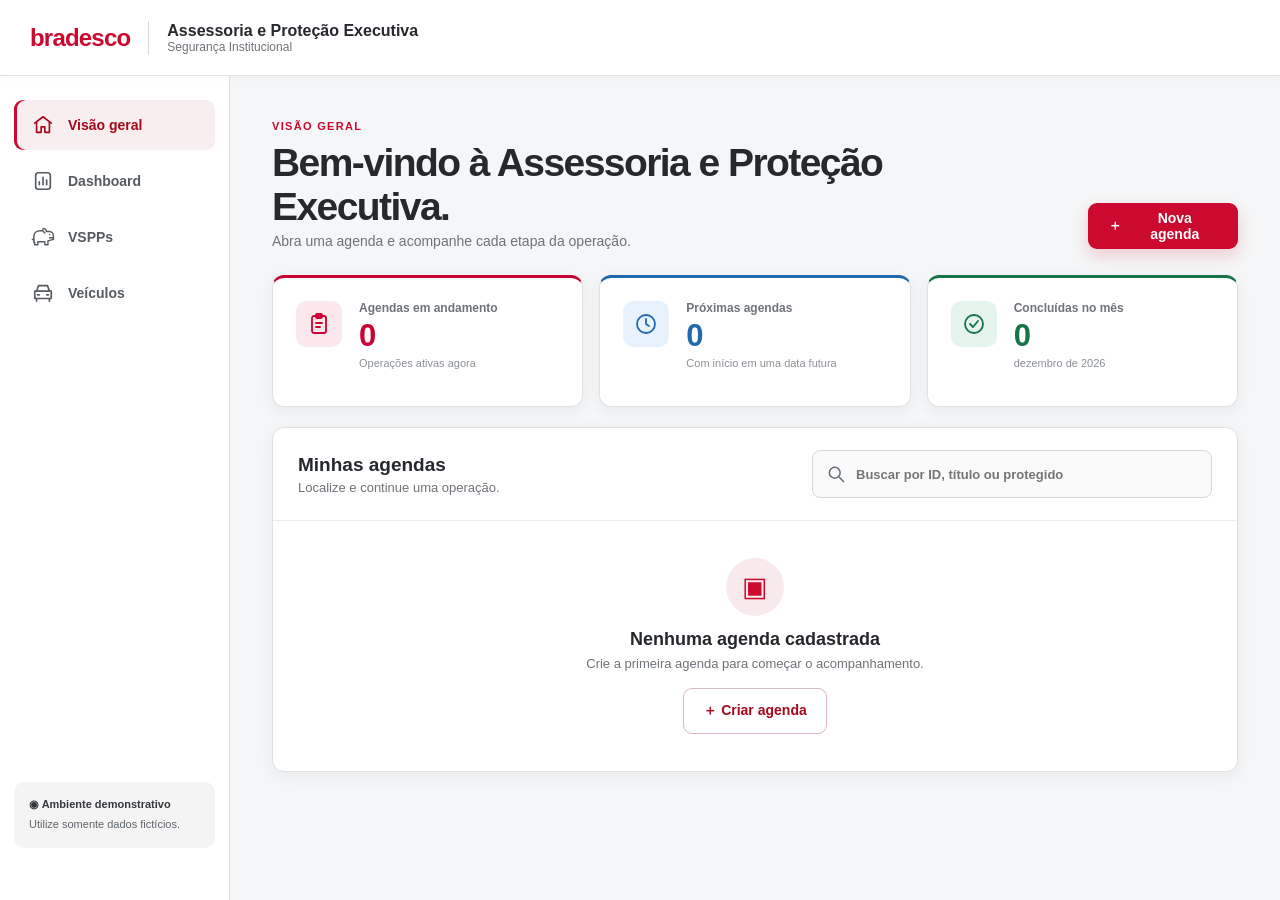
<file: index.html>
<!doctype html>
<html lang="pt-BR">
  <head>
    <meta charset="utf-8" />
    <meta name="viewport" content="width=device-width, initial-scale=1" />
    <meta name="color-scheme" content="light" />
    <title>Assessoria e Proteção Executiva - Segurança Institucional</title>
    <link rel="stylesheet" href="css/estilos.css" />
  </head>
  <body>
    <header class="topbar">
      <div class="brand">
        <div class="brand-name">bradesco</div>
        <span class="brand-line"></span>
        <div class="brand-product">
          <strong>Assessoria e Proteção Executiva</strong><span>Segurança Institucional</span>
        </div>
      </div>
    </header>
    <nav class="sidebar" aria-label="Navegação principal">
      <button class="nav-button active" data-go="home">
        <span class="nav-icon"><svg viewBox="0 0 24 24" width="22" height="22" fill="none" stroke="currentColor" stroke-width="1.8" stroke-linecap="round" stroke-linejoin="round" aria-hidden="true" focusable="false"><path d="m3 10 9-7 9 7"/><path d="M5 9v11h5v-6h4v6h5V9"/></svg></span><span>Visão geral</span>
      </button>

      <button class="nav-button" id="reports" data-report-nav>
        <span class="nav-icon"><svg viewBox="0 0 24 24" width="22" height="22" fill="none" stroke="currentColor" stroke-width="1.8" stroke-linecap="round" stroke-linejoin="round" aria-hidden="true" focusable="false"><rect x="4" y="3" width="16" height="18" rx="3"/><path d="M8 16v-3m4 3V8m4 8v-5"/></svg></span><span>Dashboard</span>
      </button>
      <button class="nav-button" data-go="vspp-screen">
        <span class="nav-icon"><svg viewBox="0 0 32 32" width="26" height="26" fill="none" stroke="currentColor" stroke-width="1.8" stroke-linecap="round" stroke-linejoin="round" aria-hidden="true"><path d="M5 23v-8c0-4 3-7 8-7h3l1-3 3 1 1 3h4c3 0 5 3 5 6v4l-7 2v5h-4v-4H10v4H6v-3Z"/><path d="M25 13h.1M29 17h-4M17 9l2 2M3 19l2 1"/></svg></span><span>VSPPs</span>
      </button>
      <button class="nav-button" data-go="vehicles-screen">
        <span class="nav-icon"><svg viewBox="0 0 24 24" width="22" height="22" fill="none" stroke="currentColor" stroke-width="1.8" stroke-linecap="round" stroke-linejoin="round" aria-hidden="true"><path d="m5 10 2-6h10l2 6M3 10h18v8H3zM5 18v3m14-3v3M6 14h2m8 0h2"/></svg></span><span>Veículos</span>
      </button>
      <div class="security-note">
        <strong>◉ Ambiente demonstrativo</strong>Utilize somente dados
        fictícios.
      </div>
    </nav>

    <main>
      <section id="home" class="screen active">
        <div class="heading">
          <div>
            <span class="eyebrow">VISÃO GERAL</span>
            <h1>Bem-vindo à Assessoria e Proteção Executiva.</h1>
            <p>Abra uma agenda e acompanhe cada etapa da operação.</p>
          </div>
          <button class="btn btn-primary" data-go="form">
            <span>＋</span> Nova agenda
          </button>
        </div>
        <div class="summary-grid">
          <article class="summary summary-active">
            <span class="summary-symbol" aria-hidden="true"><svg width="24" height="24" viewBox="0 0 24 24" fill="none" stroke="currentColor" stroke-width="1.8" stroke-linecap="round" stroke-linejoin="round"><rect x="5" y="4" width="14" height="17" rx="2"/><rect x="9" y="2" width="6" height="4" rx="1"/><path d="M9 11h6M9 15h4"/></svg></span>
            <div class="summary-data">
              <span>Agendas em andamento</span
              ><strong id="active-count">0</strong
              ><small>Operações ativas agora</small>
            </div>
          </article>
          <article class="summary summary-upcoming">
            <span class="summary-symbol" aria-hidden="true"><svg width="24" height="24" viewBox="0 0 24 24" fill="none" stroke="currentColor" stroke-width="1.8" stroke-linecap="round" stroke-linejoin="round"><circle cx="12" cy="12" r="9"/><path d="M12 7v5l3 2"/></svg></span>
            <div class="summary-data">
              <span>Próximas agendas</span><strong id="upcoming-count">0</strong
              ><small>Com início em uma data futura</small>
            </div>
          </article>
          <article class="summary summary-completed">
            <span class="summary-symbol" aria-hidden="true"><svg width="24" height="24" viewBox="0 0 24 24" fill="none" stroke="currentColor" stroke-width="1.8" stroke-linecap="round" stroke-linejoin="round"><circle cx="12" cy="12" r="9"/><path d="m8 12 3 3 5-6"/></svg></span>
            <div class="summary-data">
              <span>Concluídas no mês</span
              ><strong id="completed-count">0</strong
              ><small id="completed-month"></small>
            </div>
          </article>
        </div>
        <div class="card">
          <div class="card-head">
            <div>
              <h2>Minhas agendas</h2>
              <p>Localize e continue uma operação.</p>
            </div>
            <label class="search" aria-label="Pesquisar agendas"
              ><svg viewBox="0 0 24 24" width="22" height="22" fill="none" stroke="currentColor" stroke-width="1.8" stroke-linecap="round" stroke-linejoin="round" aria-hidden="true" focusable="false"><circle cx="10.5" cy="10.5" r="6.5"/><path d="m16 16 5 5"/></svg><input
                id="search"
                placeholder="Buscar por ID, título ou protegido"
            /></label>
          </div>
          <div id="agenda-list"></div>
        </div>
      </section>

      <section id="form" class="screen form-wrap">
        <button class="back" data-go="home">← Voltar para visão geral</button>
        <div class="heading">
          <div>
            <span class="eyebrow">ETAPA 1 DE 3</span>
            <h1>Abertura da agenda</h1>
            <p>Preencha somente as informações essenciais da operação.</p>
          </div>
        </div>
        <div class="steps">
          <div class="step current">
            <span class="step-circle">1</span>
            <div class="step-copy">
              <strong>Abertura</strong><small>Informações iniciais</small>
            </div>
          </div>
          <span class="step-line"></span>
          <div class="step locked">
            <span class="step-circle">2</span>
            <div class="step-copy">
              <strong>Registros</strong><small>Bloqueada</small>
            </div>
          </div>
          <span class="step-line"></span>
          <div class="step locked">
            <span class="step-circle">3</span>
            <div class="step-copy">
              <strong>Conclusão</strong><small>Bloqueada</small>
            </div>
          </div>
        </div>
        <form id="agenda-form" novalidate>
          <div class="card form-card">
            <div class="section-head">
              <span class="section-icon" aria-hidden="true">
                <svg viewBox="0 0 24 24" width="22" height="22" fill="none" stroke="currentColor" stroke-width="1.8" stroke-linecap="round" stroke-linejoin="round" focusable="false"><rect x="4" y="3" width="16" height="18" rx="3"/><path d="M8 8h8M8 12h8M8 16h5"/></svg>
              </span>
              <div>
                <h2>Identificação</h2>
                <p>Dê um nome claro para localizar esta agenda depois.</p>
              </div>
            </div>
            <div class="form-grid id-grid">
              <label
                >Título da agenda *<input
                  id="title"
                  required
                  placeholder="Ex.: Visita institucional - São Paulo" /></label
              ><label
                >ID da agenda
                <div class="readonly" id="generated-id">APE-2026-0001</div>
                <small>Gerado automaticamente</small></label
              >
            </div>
          </div>
          <div class="card form-card">
            <div class="section-head">
              <span class="section-icon" aria-hidden="true">
                <svg viewBox="0 0 24 24" width="22" height="22" fill="none" stroke="currentColor" stroke-width="1.8" stroke-linecap="round" stroke-linejoin="round" focusable="false"><rect x="3" y="5" width="18" height="16" rx="3"/><path d="M16 3v4M8 3v4M3 11h18M8 15h2M14 15h2"/></svg>
              </span>
              <div>
                <h2>Período</h2>
                <p>
                  Quando a preparação começou e quando a atividade acontecerá.
                </p>
              </div>
            </div>
            <div class="form-grid two">
              <label
                >Data e hora de início *<input
                  id="received-date"
                  type="datetime-local"
                  required
                /><small
                  >Data e hora em que você recebeu a demanda e iniciou a
                  preparação.</small
                ></label
              ><label
                >Data e hora da execução *<input
                  id="start"
                  type="datetime-local"
                  required
                /><small>Data e hora em que a atividade será realizada.</small></label
              >
            </div>
          </div>
          <div class="card form-card">
            <div class="section-head">
              <span class="section-icon" aria-hidden="true">
                <svg viewBox="0 0 24 24" width="22" height="22" fill="none" stroke="currentColor" stroke-width="1.8" stroke-linecap="round" stroke-linejoin="round" focusable="false"><circle cx="9" cy="8" r="3"/><path d="M3 21v-2a6 6 0 0 1 12 0v2M16 5a3 3 0 0 1 0 6M21 21v-2a6 6 0 0 0-4-5.65"/></svg>
              </span>
              <div>
                <h2>Protegidos</h2>
                <p>
                  Selecione os nomes principais ou adicione outras pessoas
                  manualmente.
                </p>
              </div>
            </div>
            <div id="vip-list" class="vip-list"></div>
            <button class="btn btn-outline add-vip" type="button" id="add-vip">
              ＋ Adicionar outro protegido
            </button>
          </div>
          <div class="card form-card">
            <div class="section-head">
              <span class="section-icon" aria-hidden="true">
                <svg viewBox="0 0 24 24" width="22" height="22" fill="none" stroke="currentColor" stroke-width="1.8" stroke-linecap="round" stroke-linejoin="round" focusable="false"><path d="M12 4H6a3 3 0 0 0-3 3v11a3 3 0 0 0 3 3h11a3 3 0 0 0 3-3v-6M16 3a2.12 2.12 0 0 1 3 3l-9 9-4 1 1-4Z M14 5l3 3"/></svg>
              </span>
              <div>
                <h2>Observação inicial</h2>
                <p>Campo opcional para uma orientação breve.</p>
              </div>
            </div>
            <label
              >Observação<textarea
                id="notes"
                maxlength="300"
                placeholder="Ex.: Agenda solicitada para acompanhamento de visita institucional."
              ></textarea>
            </label>
          </div>
          <div id="error" class="error" role="alert"></div>
          <div class="form-actions">
            <button
              class="btn btn-quiet btn-large"
              type="button"
              data-go="home"
            >
              Cancelar</button
            ><button class="btn btn-primary btn-large" type="submit">
              Abrir agenda →
            </button>
          </div>
        </form>
      </section>

      <section id="dashboard" class="screen">
        <button class="back" data-go="home">
          ← Voltar para todas as agendas
        </button>
        <div class="dashboard-title">
          <div>
            <span class="agenda-id" id="dash-id"></span>
            <h1 id="dash-title"></h1>
            <p class="dashboard-period"><svg viewBox="0 0 24 24" width="18" height="18" fill="none" stroke="currentColor" stroke-width="1.8" stroke-linecap="round" stroke-linejoin="round" aria-hidden="true" focusable="false"><rect x="3" y="5" width="18" height="16" rx="3"/><path d="M16 3v4M8 3v4M3 11h18M8 15h2M14 15h2"/></svg><span id="dash-period"></span></p>
          </div>
          <div class="agenda-header-actions"><span class="pill" id="dash-status">Em andamento</span><button type="button" class="btn btn-primary btn-large" id="dashboard-operation-report">Gerar relatório da operação</button></div>
        </div>
        <div class="progress" id="agenda-progress">
          <div class="progress-step done">
            <span class="progress-circle">✓</span>
            <div class="progress-copy">
              <strong>1. Abertura</strong><small>Concluída</small>
            </div>
          </div>
          <span class="connector active"></span>
          <div class="progress-step current">
            <span class="progress-circle">2</span>
            <div class="progress-copy">
              <strong>2. Registros</strong><small>Disponível</small>
            </div>
          </div>
          <span class="connector"></span>
          <div class="progress-step">
            <span class="progress-circle">▣</span>
            <div class="progress-copy">
              <strong>3. Conclusão</strong><small>Bloqueada</small>
            </div>
          </div>
        </div>
        <div id="lead-summary" class="notice" role="status"></div>
        <div class="dashboard-grid">
          <div class="card agenda-summary-card">
            <div class="card-head">
              <div>
                <h2>Resumo da agenda</h2>
                <p>Informações registradas na abertura.</p>
              </div>
              <button class="btn btn-outline" id="edit">Editar dados</button>
            </div>
            <dl class="details">
              <div class="detail">
                <dt><svg viewBox="0 0 24 24" width="22" height="22" fill="none" stroke="currentColor" stroke-width="1.8" stroke-linecap="round" stroke-linejoin="round" aria-hidden="true" focusable="false"><rect x="3" y="5" width="18" height="16" rx="3"/><path d="M16 3v4M8 3v4M3 11h18M8 15h2M14 15h2"/></svg><span>Período</span></dt>
                <dd id="detail-period"></dd>
              </div>
              <div class="detail">
                <dt><svg viewBox="0 0 24 24" width="22" height="22" fill="none" stroke="currentColor" stroke-width="1.8" stroke-linecap="round" stroke-linejoin="round" aria-hidden="true" focusable="false"><circle cx="9" cy="8" r="3"/><path d="M3 21v-2a6 6 0 0 1 12 0v2M16 5a3 3 0 0 1 0 6M21 21v-2a6 6 0 0 0-4-5.65"/></svg><span>Protegidos</span></dt>
                <dd id="detail-vips"></dd>
              </div>
              <div class="detail" id="notes-row">
                <dt><svg viewBox="0 0 24 24" width="22" height="22" fill="none" stroke="currentColor" stroke-width="1.8" stroke-linecap="round" stroke-linejoin="round" aria-hidden="true" focusable="false"><path d="M12 4H6a3 3 0 0 0-3 3v11a3 3 0 0 0 3 3h11a3 3 0 0 0 3-3v-6M16 3a2.12 2.12 0 0 1 3 3l-9 9-4 1 1-4Z M14 5l3 3"/></svg><span>Observação inicial</span></dt>
                <dd id="detail-notes"></dd>
              </div>
            </dl>
          </div>
          <aside class="card next-card">
            <span class="next-symbol"><svg viewBox="0 0 24 24" width="22" height="22" fill="none" stroke="currentColor" stroke-width="1.8" stroke-linecap="round" stroke-linejoin="round" aria-hidden="true" focusable="false"><path d="M4 12h16M13 5l7 7-7 7"/></svg></span><small>PRÓXIMO PASSO</small>
            <h2>Organize a operação</h2>
            <p>
              Preencha o local, a empresa de segurança, o VSPP e o transporte.
            </p>
            <button class="btn btn-primary full" id="next-step">
              Preencher registros operacionais</button
            ><button class="btn btn-outline full" id="open-conclusion" disabled>
              Conclusão bloqueada</button
            ><span class="prototype-hint" id="conclusion-help"
              >Salve os dados operacionais para liberar a conclusão.</span
            >
          </aside>
        </div>
        <div class="card form-card">
          <h2>Valores da operação</h2>
          <div id="cost-summary"></div>
        </div>
        <div class="card form-card">
          <h2>Dados operacionais</h2>
          <div id="operation-summary"></div>
        </div>
        <div class="card form-card">
          <h2>Contatos importantes</h2>
          <div id="contacts-summary"></div>
        </div>
        <div class="card form-card">
          <h2>Fotos e anexos</h2>
          <div id="gallery-summary" class="attachment-grid"></div>
        </div>
        <div class="card">
          <div class="card-head">
            <div>
              <h2>Linha do tempo</h2>
              <p>
                Salvamentos e alterações desta agenda, do mais recente ao mais
                antigo.
              </p>
            </div>
            <span class="pill" id="history-count">0 registros</span>
          </div>
          <div id="history-list"></div>
        </div>
      </section>
      <section id="operations" class="screen">
        <button type="button" class="back" id="operation-back">
          ← Voltar ao resumo da agenda
        </button>
        <div class="heading">
          <div>
            <span class="eyebrow">ETAPA 2 DE 3</span>
            <h1>Registros operacionais</h1>
            <p id="operation-agenda"></p>
            <p>Preencha aos poucos e salve um rascunho quando precisar.</p>
          </div>
        </div>
        <form id="operation-form" novalidate>
          <div class="card form-card">
            <div class="section-head">
              <span class="section-icon" aria-hidden="true"><svg viewBox="0 0 24 24" width="22" height="22" fill="none" stroke="currentColor" stroke-width="1.8" stroke-linecap="round" stroke-linejoin="round" focusable="false"><path d="M20 10c0 6-8 12-8 12S4 16 4 10a8 8 0 1 1 16 0Z"/><circle cx="12" cy="10" r="2.5"/></svg></span>
              <div>
                <h2>Localização do evento</h2>
                <p>Informe o endereço e indique o acesso correto.</p>
              </div>
            </div>
            <div class="location-layout">
              <div class="form-grid two">
                <label
                  >Nome do local / evento<input
                    name="venue"
                    type="text" /></label
                ><label
                  >CEP<input
                    name="cep"
                    type="text"
                    inputmode="numeric"
                    maxlength="9"
                    placeholder="00000-000" /></label
                ><label
                  >Rua / Avenida *<input name="street" type="text" /></label
                ><label
                  >Número *<input
                    name="number"
                    type="text"
                    placeholder="Ex.: 100 ou S/N" /></label
                ><label
                  >Complemento<input name="complement" type="text" /></label
                ><label>Bairro *<input name="district" type="text" /></label
                ><label
                  >Cidade / Município *<input name="city" type="text" /></label
                ><label
                  >UF *<select name="state">
                    <option value="">Selecione</option>
                    <option value="AC">AC</option>
                    <option value="AL">AL</option>
                    <option value="AP">AP</option>
                    <option value="AM">AM</option>
                    <option value="BA">BA</option>
                    <option value="CE">CE</option>
                    <option value="DF">DF</option>
                    <option value="ES">ES</option>
                    <option value="GO">GO</option>
                    <option value="MA">MA</option>
                    <option value="MT">MT</option>
                    <option value="MS">MS</option>
                    <option value="MG">MG</option>
                    <option value="PA">PA</option>
                    <option value="PB">PB</option>
                    <option value="PR">PR</option>
                    <option value="PE">PE</option>
                    <option value="PI">PI</option>
                    <option value="RJ">RJ</option>
                    <option value="RN">RN</option>
                    <option value="RS">RS</option>
                    <option value="RO">RO</option>
                    <option value="RR">RR</option>
                    <option value="SC">SC</option>
                    <option value="SP">SP</option>
                    <option value="SE">SE</option>
                    <option value="TO">TO</option>
                  </select></label
                ><label
                  >Ponto de referência / acesso<input
                    name="reference"
                    type="text"
                /></label>
              </div>
              <aside class="map-panel">
                <h3>Consultar localização</h3>
                <p id="address-preview">Preencha o endereço.</p>
                <a
                  id="maps-link"
                  class="btn btn-outline"
                  target="_blank"
                  rel="noopener noreferrer"
                  hidden
                  >Abrir no Google Maps ↗</a
                >
                <p>
                  Requer internet. Ao clicar, somente o endereço é enviado ao
                  Google. Confira o ponto e a entrada do evento.
                </p>
                <small
                  >Mapa dentro desta tela: integração pendente de
                  configuração.</small
                >
              </aside>
            </div>
          </div>
          <div class="card form-card">
            <div class="section-head">
              <span class="section-icon" aria-hidden="true"><svg viewBox="0 0 24 24" width="22" height="22" fill="none" stroke="currentColor" stroke-width="1.8" stroke-linecap="round" stroke-linejoin="round" focusable="false"><circle cx="9" cy="8" r="3"/><path d="M3 21v-2a6 6 0 0 1 12 0v2M16 5a3 3 0 0 1 0 6M21 21v-2a6 6 0 0 0-4-5.65"/></svg></span>
              <div>
                <h2>Equipe de segurança</h2>
                <p>
                  Informe os profissionais, seus documentos e contatos.
                </p>
              </div>
            </div>

            <div id="staff-list"></div>
            <button
              type="button"
              class="btn btn-outline add-vip"
              id="add-staff"
            >
              ＋ Adicionar VSPP
            </button>
          </div>
          <div class="card form-card">
            <div class="section-head">
              <span class="section-icon" aria-hidden="true"><svg viewBox="0 0 24 24" width="22" height="22" fill="none" stroke="currentColor" stroke-width="1.8" stroke-linecap="round" stroke-linejoin="round" focusable="false"><circle cx="6" cy="5" r="2"/><circle cx="18" cy="19" r="2"/><path d="M8 5h7a4 4 0 0 1 0 8H9a3 3 0 0 0 0 6h7"/></svg></span>
              <div>
                <h2>Transporte por trechos</h2>
                <p>
                  Adicione um trecho para cada veículo ou voo, na ordem da
                  viagem. Exemplo: carro → avião → carro.
                </p>
              </div>
            </div>
            <p id="transport-mode" class="pill" aria-live="polite"></p>
            <p class="transport-hint">
              Ao combinar tipos diferentes, o transporte será identificado como
              Híbrido. Datas e horários locais do computador.
            </p>
            <div id="leg-list"></div>
            <button type="button" class="btn btn-outline add-vip" id="add-leg">
              ＋ Adicionar trecho / veículo
            </button>
          </div>
          <div class="card form-card">
            <div class="section-head">
              <span class="section-icon" aria-hidden="true"><svg viewBox="0 0 24 24" width="22" height="22" fill="none" stroke="currentColor" stroke-width="1.8" stroke-linecap="round" stroke-linejoin="round" focusable="false"><path d="M22 16.9v3a2 2 0 0 1-2.2 2A19.8 19.8 0 0 1 3.1 5.2 2 2 0 0 1 5.1 3h3a2 2 0 0 1 2 1.7c.1 1 .4 1.9.7 2.8a2 2 0 0 1-.5 2.1L9 10.9a16 16 0 0 0 6 6l1.3-1.3a2 2 0 0 1 2.1-.5c.9.3 1.8.6 2.8.7a2 2 0 0 1 1.8 1.1Z"/></svg></span>
              <div>
                <h2>Contatos importantes</h2>
                <p>
                  Registre unidades médicas, unidades policiais e outros apoios
                  para esta agenda.
                </p>
              </div>
            </div>
            <div class="contact-add-actions">
              <button
                type="button"
                class="btn btn-outline"
                data-add-contact="medical"
              >
                ＋ Unidade médica</button
              ><button
                type="button"
                class="btn btn-outline"
                data-add-contact="police"
              >
                ＋ Unidade policial / similar</button
              ><button
                type="button"
                class="btn btn-outline"
                data-add-contact="other"
              >
                ＋ Outro contato
              </button>
            </div>
            <p id="contacts-empty" class="contact-hint">
              Nenhum contato adicionado. Escolha uma categoria acima para
              começar.
            </p>
            <div id="contact-list"></div>
            <p class="contact-hint">
              Adicione quantos contatos precisar. Campos sem * são opcionais;
              use Salvar rascunho para continuar depois.
            </p>
          </div>
          <div class="card form-card">
            <div class="section-head">
              <span class="section-icon" aria-hidden="true"><svg viewBox="0 0 24 24" width="22" height="22" fill="none" stroke="currentColor" stroke-width="1.8" stroke-linecap="round" stroke-linejoin="round" focusable="false"><rect x="3" y="3" width="18" height="18" rx="3"/><circle cx="8" cy="8" r="1.5"/><path d="m21 15-5-5L5 21"/></svg></span>
              <div>
                <h2>Fotos e anexos</h2>
                <p>
                  Adicione imagens de referência, documentos e arquivos de
                  e-mail. Dê um título e uma observação a cada item.
                </p>
              </div>
            </div>
            <label class="attachment-picker"
              >Adicionar fotos ou arquivos<input
                id="attachment-files"
                type="file"
                multiple
                accept=".jpg,.jpeg,.png,.webp,.gif,.mp4,.webm,.mov,.pdf,.eml,.msg,.doc,.docx,.xls,.xlsx,.txt"
            /></label>

            <p id="gallery-total" aria-live="polite"></p>
            <p id="gallery-message" class="attachment-message" role="alert"></p>
            <p id="gallery-empty">Nenhum anexo adicionado.</p>
            <div id="gallery-editor" class="attachment-grid"></div>
            <p class="contact-hint">
              Salve os dados ou o rascunho para guardar os anexos. Eles ficam
              neste navegador e computador; não são enviados à internet. Não
              limpe os dados do navegador.
            </p>
          </div>
          <div id="operation-error" class="error" role="alert"></div>
          <div class="form-actions">
            <button
              type="button"
              class="btn btn-outline btn-large"
              id="save-draft"
            >
              Salvar rascunho</button
            >
            <button type="button" class="btn btn-outline" id="operation-report">Gerar relatório da operação</button>
            <button type="submit" class="btn btn-primary btn-large">
              Salvar dados operacionais
            </button>
          </div>
        </form>
      </section>
      <section id="conclusion" class="screen form-wrap">
        <button type="button" class="back" id="conclusion-back">
          ← Voltar ao resumo da agenda
        </button>
        <div class="heading">
          <div>
            <span class="eyebrow">ETAPA 3 DE 3</span>
            <h1>Conclusão da operação</h1>
            <p id="conclusion-agenda"></p>
            <p class="conclusion-guidance">
              Preencha os custos da operação. O total será calculado automaticamente.
              <span>Campos com * são obrigatórios. Se não houver custo, digite 0,00.</span>
            </p>
          </div>
        </div>
        <form id="conclusion-form" novalidate>
          <div class="card form-card">
            <div class="section-head">
              <span class="section-icon" aria-hidden="true"><svg viewBox="0 0 24 24" width="22" height="22" fill="none" stroke="currentColor" stroke-width="1.8" stroke-linecap="round" stroke-linejoin="round" focusable="false"><rect x="2" y="5" width="20" height="14" rx="3"/><circle cx="12" cy="12" r="3"/><path d="M6 12h.01M18 12h.01"/></svg></span>
              <div>
                <h2>Custos da operação</h2>
                <p>
                  VSPP: valor de todos os profissionais juntos.
                  <br />Transportes: valor de todos os trechos juntos.
                </p>
              </div>
            </div>
            <div class="form-grid two">
              <label
                >Valor total de VSPP (R$) *<input
                  id="cost-staff"
                  inputmode="decimal"
                  placeholder="Ex.: 1.500,00"
                  autocomplete="off" /></label
              ><label
                >Valor total de transportes (R$) *<input
                  id="cost-transport"
                  inputmode="decimal"
                  placeholder="Ex.: 800,00"
                  autocomplete="off"
              /></label>
            </div>
          </div>
          <div class="card form-card extra-costs-card">
            <h2>Outras despesas</h2>
            <p>
              Opcional. Adicione uma linha para cada despesa, com título e
              valor.
            </p>
            <div id="cost-extras"></div>
            <button type="button" class="btn btn-outline" id="add-cost">
              ＋ Adicionar despesa
            </button>
          </div>
          <div class="card form-card">
            <label
              >Observações da conclusão<textarea
                id="cost-notes"
                placeholder="Informações adicionais sobre os valores ou encerramento."
              ></textarea>
            </label>
          </div>
          <div id="cost-error" class="error" role="alert"></div>
          <div class="cost-total">
            <div>
              <span>Valor total da operação</span
              ><output id="cost-total" aria-live="polite">R$ 0,00</output
              ><small id="cost-total-help"
                >VSPP + transportes + outras despesas. Calculado
                automaticamente.</small
              >
            </div>
          </div>
          <div class="form-actions">
            <button
              type="button"
              class="btn btn-outline btn-large"
              id="cost-draft"
            >
              Salvar rascunho dos valores</button
            ><button
              type="submit"
              class="btn btn-primary btn-large"
              id="cost-finish"
            >
              ✓ Concluir operação
            </button>
          </div>
        </form>
      </section>
      <section id="report-screen" class="screen">
        <div class="heading">
          <div>
            <span class="eyebrow">DASHBOARD</span>
            <h1>Visão das operações</h1>
            <p>Consulte volume, custos e prazo de preparação das agendas.</p>
          </div>
        </div>
        <form id="report-filters" class="card form-card">
          <h2>Filtrar agendas</h2>
          <p>
            O período considera a data da execução. Deixe as datas vazias para
            consultar todo o histórico.
          </p>
          <div class="report-filters">
            <label
              >Execução a partir de<input type="date" id="report-from" /></label
            ><label>Execução até<input type="date" id="report-to" /></label
            ><label
              >Protegido<select id="report-person">
                <option value="">Todos os protegidos</option>
              </select></label
            ><label
              >Situação<select id="report-status">
                <option value="">Todas as situações</option>
                <option value="active">Em andamento</option>
                <option value="upcoming">Próxima</option>
                <option value="past">Período encerrado</option>
                <option value="completed">Concluída</option>
              </select></label
            >
          </div>
          <div class="form-actions">
            <button type="button" class="btn btn-outline" id="report-clear">
              Limpar filtros</button
            ><button type="submit" class="btn btn-primary">
              Aplicar filtros
            </button>
          </div>
          <p id="report-error" role="alert"></p>
        </form>
        <p id="report-scope" aria-live="polite"></p>
        <div id="report-kpis" class="report-kpis"></div>
        <p id="report-finance-note" class="contact-hint"></p>
        <div class="dashboard-grid">
          <div class="card form-card">
            <h2>Custos por categoria</h2>
            <p>Valores finais das operações concluídas.</p>
            <div id="report-costs"></div>
          </div>
          <div class="card form-card">
            <h2>Prazo de preparação</h2>
            <p>
              Mínimo de 48 horas entre o início da preparação e a execução.
            </p>
            <div id="report-lead"></div>
          </div>
        </div>
        <div class="card form-card">
          <h2>Agendas do período</h2>
          <p>Consulte a agenda ou gere o relatório da operação pelos atalhos abaixo.</p>
          <div class="report-table-wrap">
            <table class="report-table">
              <thead>
                <tr>
                  <th>ID / Título</th>
                  <th>Execução</th>
                  <th>Protegidos</th>
                  <th>Situação</th>
                  <th>Preparação</th>
                  <th>Valor total</th>
                  <th>Ação</th>
                </tr>
              </thead>
              <tbody id="report-rows"></tbody>
            </table>
          </div>
          <p id="report-empty" hidden>
            Nenhuma agenda encontrada. Ajuste os filtros para ampliar a
            consulta.
          </p>
        </div>
      </section>
      <section id="vspp-screen" class="screen">
        <div class="heading"><div><span class="eyebrow">CADASTROS</span><h1>Cadastro de VSPPs</h1><p>Consulte os profissionais e mantenha suas fichas atualizadas.</p></div><button type="button" class="btn btn-primary" id="vspp-new">＋ Novo VSPP</button></div>
        <div class="card form-card">
          <div class="form-grid two"><label>Buscar profissional<input id="vspp-search" type="search" placeholder="Nome, RE ou empresa" /></label><label>Situação<select id="vspp-filter"><option value="active">Ativos</option><option value="inactive">Inativos</option><option value="all">Todos</option></select></label></div>
          <div class="vspp-toolbar"><button type="button" class="btn btn-outline" id="vspp-import">Importar JSON</button><button type="button" class="btn btn-outline" id="vspp-export">Exportar cadastros</button><input id="vspp-import-file" type="file" accept=".json,application/json" hidden /></div>
          <p id="vspp-message" role="status"></p>
        </div>
        <p id="vspp-count" aria-live="polite"></p><div id="vspp-cards" class="vspp-cards"></div>
      </section>
      <section id="vehicles-screen" class="screen">
        <div class="heading"><div><span class="eyebrow">CADASTROS</span><h1>Cadastro de veículos</h1><p>Cadastre carros, helicópteros e aviões para os trechos da operação.</p></div><button type="button" class="btn btn-primary" id="vehicle-new">＋ Novo veículo</button></div>
        <div class="card form-card"><label>Buscar veículo<input id="vehicle-search" type="search" placeholder="Tipo, placa, fabricante, modelo ou empresa" /></label><p id="vehicle-message" role="status"></p></div>
        <p id="vehicle-count" aria-live="polite"></p><div id="vehicle-cards" class="vspp-cards"></div>
      </section>
    </main>
    <dialog id="vehicle-dialog" aria-labelledby="vehicle-dialog-title">
      <form id="vehicle-editor">
        <div class="vspp-dialog-heading"><h2 id="vehicle-dialog-title">Novo veículo</h2><button type="button" class="btn btn-outline" id="vehicle-close">Fechar</button></div>
        <p class="muted">Clique em cada vista para adicionar ou trocar a foto. JPG, PNG ou WebP de até 5 MB por foto.</p>
        <div id="vehicle-photo-preview" class="vehicle-gallery" aria-label="Fotos do veículo"></div>
        <input id="vehicle-photo" type="file" accept="image/jpeg,image/png,image/webp" hidden />
        <label>Tipo de veículo<select id="vehicle-type"><option value="car">Carro</option><option value="helicopter">Helicóptero</option><option value="plane">Avião</option></select></label>
        <div class="form-grid two" id="vehicle-fields"></div>
        <p id="vehicle-error" role="alert"></p><div class="form-actions"><button type="submit" class="btn btn-primary">Salvar veículo</button></div>
      </form>
    </dialog>
    <dialog id="vspp-dialog" aria-labelledby="vspp-dialog-title">
      <form id="vspp-editor"><div class="vspp-dialog-heading"><h2 id="vspp-dialog-title">Ficha do VSPP</h2><button type="button" class="btn btn-outline" id="vspp-close">Fechar</button></div>
        <div id="vspp-photo-preview"></div><label>Foto do profissional<input id="vspp-photo" type="file" accept="image/jpeg,image/png,image/webp" /></label><button type="button" class="btn btn-outline" id="vspp-photo-remove">Remover foto</button>
        <div id="vspp-editor-fields"></div><p id="vspp-editor-error" role="alert"></p>
        <div class="form-actions"><button type="submit" class="btn btn-primary">Salvar cadastro</button></div>
      </form>
    </dialog>
    <div id="toast" class="toast" role="status"></div>
    <dialog id="photo-dialog" aria-labelledby="photo-caption">
      <button class="btn btn-outline" type="button" id="photo-close">
        Fechar foto
      </button>
      <h2 id="photo-caption"></h2>
      <img id="photo-large" alt="" />
    </dialog>

    <script src="js/armazenamento.js"></script>
    <script src="js/dominio.js"></script>
    <script src="js/valores.js"></script>
    <script src="js/operacao.js"></script>
    <script src="js/vspp-exemplos.js"></script>
    <script src="js/cadastro-vspp.js"></script>
    <script src="js/fotos-manuais.js"></script>
    <script src="js/cadastro-veiculos.js"></script>
    <script src="js/equipe-transporte.js"></script>
    <script src="js/contatos.js"></script>
    <script src="js/galeria.js"></script>
    <script src="js/historico.js"></script>
    <script src="js/conclusao.js"></script>
    <script src="js/relatorios.js"></script>
    <script src="js/resumo-conclusao.js"></script>
    <script src="js/servico-conclusao.js"></script>
    <script src="js/aplicativo.js"></script>
    <script src="js/relatorio-operacao.js"></script>
  </body>
</html>
</file>
<file: css/estilos.css>
:root {
  --red: #cc092f;
  --dark-red: #900f15;
  --red-2: #a5091b;
  --ink: #25282c;
  --muted: #6e7379;
  --line: #dfe1e3;
  --bg: #f5f6f7;
  --soft: #f8e9ec;
  --green: #247246;
  --green-bg: #eaf6ee;
  --shadow: 0 4px 16px rgba(25, 28, 32, 0.06);
}
* {
  box-sizing: border-box;
}
html {
  scroll-behavior: smooth;
}
body {
  margin: 0;
  background: var(--bg);
  color: var(--ink);
  font-family: "Bradesco Sans", "Segoe UI", Arial, sans-serif;
  font-size: 16px;
}
button,
input,
select,
textarea {
  font: inherit;
}
button {
  cursor: pointer;
}
button:focus-visible,
input:focus-visible,
textarea:focus-visible {
  outline: 3px solid rgba(204, 9, 47, 0.22);
  outline-offset: 2px;
}
.topbar {
  height: 76px;
  position: fixed;
  z-index: 20;
  inset: 0 0 auto;
  display: flex;
  align-items: center;
  justify-content: space-between;
  padding: 0 30px;
  background: #fff;
  border-bottom: 1px solid var(--line);
  box-shadow: 0 1px 8px rgba(0, 0, 0, 0.04);
}
.brand {
  display: flex;
  align-items: center;
  gap: 18px;
}
.brand-name {
  color: var(--red);
  font-size: 24px;
  font-weight: 800;
  letter-spacing: -0.8px;
}
.brand-line {
  width: 1px;
  height: 34px;
  background: #d7d8da;
}
.brand-product {
  display: flex;
  flex-direction: column;
  line-height: 1.2;
}
.brand-product strong {
  font-size: 16px;
}
.brand-product span {
  font-size: 12px;
  color: var(--muted);
}
.sidebar {
  position: fixed;
  z-index: 10;
  top: 76px;
  bottom: 0;
  left: 0;
  width: 230px;
  background: #fff;
  border-right: 1px solid var(--line);
  padding: 24px 14px 52px;
  display: flex;
  flex-direction: column;
  gap: 6px;
}
.nav-button {
  min-height: 50px;
  border: 0;
  border-radius: 9px;
  background: transparent;
  color: #555b61;
  display: flex;
  align-items: center;
  gap: 13px;
  padding: 0 16px;
  font-size: 14px;
  font-weight: 650;
  text-align: left;
}
.nav-button:hover {
  background: #f7f1f2;
}
.nav-button.active {
  color: var(--red-2);
  background: #f8edef;
  box-shadow: inset 3px 0 var(--red);
}
.nav-icon {
  width: 25px;
  font-size: 19px;
  text-align: center;
}
.security-note {
  margin-top: auto;
  padding: 15px;
  border-radius: 10px;
  background: #f4f4f5;
  color: #5f656b;
  font-size: 11px;
  line-height: 1.45;
}
.security-note strong {
  display: block;
  color: #34383c;
  margin-bottom: 4px;
}
main {
  margin-left: 230px;
  padding: 116px 42px 86px;
  min-height: 100vh;
}
.screen {
  display: none;
  max-width: 1180px;
  margin: auto;
  animation: enter 0.25s ease-out;
}
.screen.active {
  display: block;
}
@keyframes enter {
  from {
    opacity: 0;
    transform: translateY(5px);
  }
}
.heading {
  display: flex;
  justify-content: space-between;
  align-items: flex-end;
  gap: 24px;
  margin-bottom: 26px;
}
.eyebrow {
  color: var(--red);
  font-size: 11px;
  letter-spacing: 0.12em;
  font-weight: 800;
}
.heading h1,
.dashboard-title h1 {
  margin: 7px 0 5px;
  font-size: clamp(29px, 4vw, 39px);
  line-height: 1.12;
  letter-spacing: -0.04em;
}
.heading p {
  margin: 0;
  color: var(--muted);
  font-size: 14px;
}
.btn {
  min-height: 46px;
  border: 1px solid transparent;
  border-radius: 9px;
  padding: 0 19px;
  display: inline-flex;
  align-items: center;
  justify-content: center;
  gap: 9px;
  font-weight: 750;
  font-size: 14px;
}
.btn-primary {
  background: var(--red);
  color: #fff;
  box-shadow: 0 7px 16px rgba(204, 9, 47, 0.18);
}
.btn-primary:hover {
  background: var(--red-2);
}
.btn-outline {
  background: #fff;
  border-color: #d7b8be;
  color: var(--red-2);
}
.btn-quiet {
  background: #fff;
  border-color: var(--line);
  color: #42474c;
}
.btn-large {
  min-height: 50px;
  min-width: 155px;
}
.summary-grid {
  display: grid;
  grid-template-columns: repeat(3, 1fr);
  gap: 16px;
  margin-bottom: 20px;
}
.summary {
  background: #fff;
  border: 1px solid var(--line);
  border-radius: 12px;
  min-height: 132px;
  padding: 23px;
  display: flex;
  gap: 17px;
  box-shadow: var(--shadow);
}
.summary {
  border-top: 3px solid var(--summary-color);
  --summary-color: var(--red);
  --summary-soft: var(--soft);
}
.summary-active {
  --summary-color: #cc0033;
  --summary-soft: #fbe8ed;
}
.summary-upcoming {
  --summary-color: #2169ac;
  --summary-soft: #e8f2fc;
}
.summary-completed {
  --summary-color: #167448;
  --summary-soft: #e5f4ed;
}
.summary .summary-symbol {
  background: var(--summary-soft);
  color: var(--summary-color);
}
.summary .summary-data strong {
  color: var(--summary-color);
}
.summary-symbol {
  width: 46px;
  height: 46px;
  border-radius: 10px;
  display: grid;
  place-items: center;
  background: var(--soft);
  color: var(--red);
  font-size: 23px;
  flex: none;
}
.summary-data {
  display: flex;
  flex-direction: column;
}
.summary-data span {
  font-size: 12px;
  color: var(--muted);
  font-weight: 650;
}
.summary-data strong {
  font-size: 31px;
  line-height: 1.1;
  margin: 4px 0;
}
.summary-data small {
  font-size: 11px;
  color: #8c9095;
}
.card {
  background: #fff;
  border: 1px solid var(--line);
  border-radius: 12px;
  box-shadow: var(--shadow);
}
.card-head {
  display: flex;
  align-items: center;
  justify-content: space-between;
  gap: 20px;
  padding: 22px 25px;
  border-bottom: 1px solid #ececee;
}
.card-head h2 {
  margin: 0 0 4px;
  font-size: 19px;
}
.card-head p {
  margin: 0;
  color: var(--muted);
  font-size: 13px;
}
.search {
  height: 48px;
  width: min(400px, 100%);
  flex-direction: row;
  flex-shrink: 0;
  display: flex;
  align-items: center;
  gap: 10px;
  padding: 0 13px;
  border: 1px solid #d5d8da;
  border-radius: 8px;
  background: #fafafa;
}
.search input {
  flex: 1;
  min-width: 0;
  height: 100%;
  padding: 0;
  width: 100%;
  border: 0;
  background: transparent;
  outline: 0;
  font-size: 13px;
}
.empty {
  min-height: 250px;
  display: flex;
  flex-direction: column;
  align-items: center;
  justify-content: center;
  text-align: center;
  padding: 30px;
}
.empty-symbol {
  width: 58px;
  height: 58px;
  border-radius: 50%;
  display: grid;
  place-items: center;
  background: var(--soft);
  color: var(--red);
  font-size: 27px;
  margin-bottom: 13px;
}
.empty h3 {
  margin: 0 0 6px;
  font-size: 18px;
}
.empty p {
  margin: 0 0 17px;
  color: var(--muted);
  font-size: 13px;
}
.agenda-row {
  width: 100%;
  border: 0;
  background: #fff;
  display: grid;
  grid-template-columns: auto 1fr auto auto;
  align-items: center;
  gap: 14px;
  padding: 21px 25px;
  text-align: left;
}
.agenda-row:hover {
  background: #fcf8f9;
}
.agenda-row-info {
  display: flex;
  flex-direction: column;
  gap: 4px;
}
.agenda-row-info small {
  color: var(--muted);
}
.dot {
  width: 10px;
  height: 10px;
  border-radius: 50%;
  background: var(--red);
  box-shadow: 0 0 0 4px var(--soft);
}
.dot.upcoming {
  background: #276aa8;
  box-shadow: 0 0 0 4px #e8f2fb;
}
.dot.past {
  background: #74797e;
  box-shadow: 0 0 0 4px #eceeef;
}
.pill {
  display: inline-flex;
  align-items: center;
  gap: 7px;
  width: max-content;
  border-radius: 999px;
  padding: 7px 11px;
  background: var(--soft);
  color: var(--dark-red);
  font-size: 11px;
  font-weight: 800;
}
.pill.upcoming {
  background: #e8f2fb;
  color: #185c96;
}
.pill.past {
  background: #eceeef;
  color: #555c63;
}
.agenda-row + .agenda-row {
  border-top: 1px solid #ececee;
}
.back {
  border: 0;
  background: transparent;
  color: #5f656b;
  padding: 0;
  margin-bottom: 23px;
  font-size: 13px;
  font-weight: 700;
}
.back:hover {
  color: var(--red);
}
.form-wrap {
  max-width: 960px !important;
}
.steps {
  background: #fff;
  border: 1px solid var(--line);
  border-radius: 11px;
  display: flex;
  align-items: center;
  padding: 18px 22px;
  margin-bottom: 18px;
}
.step {
  display: flex;
  align-items: center;
  gap: 9px;
  min-width: 150px;
}
.step-circle {
  width: 36px;
  height: 36px;
  border-radius: 50%;
  display: grid;
  place-items: center;
  background: #eceeef;
  color: #72777c;
  font-weight: 800;
}
.step.current .step-circle {
  background: var(--red);
  color: #fff;
  box-shadow: 0 0 0 5px var(--soft);
}
.step-copy {
  display: flex;
  flex-direction: column;
}
.step-copy strong {
  font-size: 13px;
}
.step-copy small {
  font-size: 10px;
  color: #83888d;
}
.step.locked strong {
  color: #858a8f;
}
.step-line {
  height: 1px;
  flex: 1;
  background: #dfe0e2;
  margin: 0 15px;
}
form {
  display: grid;
  gap: 14px;
}
.form-card {
  padding: 23px 25px;
}
.section-head {
  display: flex;
  gap: 13px;
  align-items: center;
  padding-bottom: 19px;
  margin-bottom: 19px;
  border-bottom: 1px solid #ececee;
}
.section-icon {
  width: 40px;
  height: 40px;
  border-radius: 9px;
  display: grid;
  place-items: center;
  background: var(--soft);
  color: var(--red);
  font-size: 20px;
}
.section-head h2 {
  font-size: 18px;
  margin: 0 0 3px;
}
.section-head p {
  margin: 0;
  color: var(--muted);
  font-size: 13px;
}
.form-grid {
  display: grid;
  gap: 18px;
}
.form-grid.id-grid {
  grid-template-columns: 1fr 260px;
}
.form-grid.two {
  grid-template-columns: repeat(2, 1fr);
}
label {
  display: flex;
  flex-direction: column;
  gap: 7px;
  color: #3b4045;
  font-size: 14px;
  font-weight: 700;
}
input,
select,
textarea {
  width: 100%;
  border: 1px solid #cfd1d4;
  border-radius: 8px;
  background: #fff;
  color: var(--ink);
  padding: 0 13px;
  font-size: 14px;
}
input,
select {
  height: 49px;
}
textarea {
  min-height: 92px;
  padding-top: 13px;
  resize: vertical;
}
input:focus,
select:focus,
textarea:focus {
  border-color: var(--red);
  outline: 3px solid rgba(204, 9, 47, 0.1);
}
.readonly {
  height: 49px;
  border: 1px solid #dfe1e3;
  border-radius: 8px;
  background: #f4f5f6;
  display: flex;
  align-items: center;
  padding: 0 13px;
  color: #666c72;
  font-size: 14px;
  font-weight: 750;
}
label small {
  color: #8a8e93;
  font-weight: 400;
}
.vip-list {
  display: grid;
  gap: 14px;
}
.vip-input-row {
  display: flex;
  gap: 9px;
  align-items: flex-start;
}
.protected-fields {
  display: grid;
  gap: 8px;
  flex: 1;
}
.manual-other[hidden] {
  display: none;
}
.remove-vip {
  width: 49px;
  height: 49px;
  flex: none;
  border: 1px solid #e2c7cd;
  border-radius: 8px;
  background: #fff;
  color: var(--red-2);
  font-size: 19px;
}
.add-vip {
  margin-top: 14px;
}
.form-actions {
  display: flex;
  justify-content: flex-end;
  gap: 11px;
  padding-top: 5px;
}
.error {
  display: none;
  padding: 14px 16px;
  border: 1px solid #e5b5be;
  border-radius: 8px;
  background: #fff0f2;
  color: var(--dark-red);
  font-size: 13px;
  font-weight: 700;
}
.error.show {
  display: block;
}
.success {
  display: flex;
  align-items: center;
  gap: 12px;
  padding: 15px 18px;
  border: 1px solid #bcd8c6;
  border-radius: 10px;
  background: var(--green-bg);
  color: #215f39;
  margin-bottom: 22px;
}
.success-symbol {
  font-size: 23px;
}
.success-copy {
  display: flex;
  flex-direction: column;
}
.success-copy strong {
  font-size: 13px;
}
.success-copy span {
  font-size: 11px;
  color: #50745d;
}
.dashboard-title {
  display: flex;
  justify-content: space-between;
  align-items: center;
  gap: 20px;
  margin-bottom: 22px;
}
.agenda-id {
  color: var(--red-2);
  font-size: 11px;
  font-weight: 800;
  letter-spacing: 0.07em;
}
.dashboard-title p {
  margin: 0;
  color: var(--muted);
  font-size: 13px;
}
.progress {
  background: #fff;
  border: 1px solid var(--line);
  border-radius: 12px;
  padding: 20px 26px;
  display: flex;
  align-items: center;
  margin-bottom: 18px;
}
.progress-step {
  display: flex;
  align-items: center;
  gap: 10px;
  min-width: 155px;
}
.progress-circle {
  width: 38px;
  height: 38px;
  border-radius: 50%;
  display: grid;
  place-items: center;
  background: #eee;
  color: #73787d;
  font-weight: 800;
}
.progress-step.done .progress-circle {
  background: #e6f4eb;
  color: var(--green);
}
.progress-step.current .progress-circle {
  background: var(--red);
  color: #fff;
  box-shadow: 0 0 0 5px var(--soft);
}
.progress-copy {
  display: flex;
  flex-direction: column;
}
.progress-copy strong {
  font-size: 12px;
}
.progress-copy small {
  font-size: 10px;
  color: #7d8288;
}
.connector {
  height: 2px;
  flex: 1;
  background: #dedfe1;
  margin: 0 17px;
}
.connector.active {
  background: var(--red);
}
.dashboard-grid {
  display: grid;
  grid-template-columns: 1.6fr 0.85fr;
  gap: 18px;
  margin-bottom: 18px;
}
.details {
  margin: 0;
  padding: 8px 24px 20px;
}
.detail {
  padding: 15px 0;
  border-bottom: 1px solid #eee;
  display: grid;
  grid-template-columns: 160px 1fr;
  gap: 18px;
}
.detail:last-child {
  border-bottom: 0;
}
.detail dt {
  color: var(--muted);
  font-size: 11px;
  font-weight: 700;
}
.detail dd {
  margin: 0;
  font-size: 13px;
  font-weight: 650;
}
.vip-chip {
  display: inline-block;
  padding: 6px 9px;
  margin: 0 5px 5px 0;
  border-radius: 999px;
  background: #f1f2f3;
  font-size: 11px;
}
.next-card {
  padding: 25px;
  background: linear-gradient(150deg, #fff 30%, #f9edef 100%);
  border-top: 3px solid var(--red);
}
.next-symbol {
  width: 47px;
  height: 47px;
  border-radius: 11px;
  display: grid;
  place-items: center;
  background: var(--red);
  color: #fff;
  font-size: 23px;
  margin-bottom: 19px;
}
.next-card > small {
  color: var(--red);
  letter-spacing: 0.1em;
  font-weight: 800;
  font-size: 9px;
}
.next-card h2 {
  font-size: 20px;
  line-height: 1.3;
  margin: 8px 0;
}
.next-card p {
  color: #666c72;
  font-size: 12px;
  line-height: 1.6;
}
.full {
  width: 100%;
}
.prototype-hint {
  display: block;
  text-align: center;
  color: #898d92;
  font-size: 9px;
  margin-top: 9px;
}
.timeline-item {
  display: flex;
  gap: 15px;
  padding: 23px 25px 28px;
}
.timeline-marker {
  width: 33px;
  height: 33px;
  border-radius: 50%;
  display: grid;
  place-items: center;
  background: #e6f4eb;
  color: var(--green);
  font-weight: 800;
  flex: none;
}
.timeline-copy strong {
  font-size: 13px;
}
.timeline-copy p {
  margin: 3px 0 6px;
  color: #686e74;
  font-size: 12px;
}
.timeline-copy small {
  color: #96999d;
  font-size: 10px;
}

.toast {
  position: fixed;
  z-index: 50;
  right: 22px;
  bottom: 55px;
  max-width: 360px;
  padding: 14px 17px;
  border-radius: 9px;
  background: #272b2f;
  color: #fff;
  box-shadow: 0 8px 30px rgba(0, 0, 0, 0.24);
  font-size: 13px;
  opacity: 0;
  transform: translateY(10px);
  pointer-events: none;
  transition: 0.22s;
}
.toast.show {
  opacity: 1;
  transform: none;
}
@media (max-width: 900px) {
  .sidebar {
    width: 76px;
    align-items: center;
  }
  .nav-button {
    width: 49px;
    padding: 0;
    justify-content: center;
  }
  .nav-button span:last-child,
  .security-note {
    display: none;
  }
  main {
    margin-left: 76px;
    padding-inline: 24px;
  }
  .summary-grid {
    grid-template-columns: 1fr;
  }
  .form-grid.id-grid,
  .dashboard-grid {
    grid-template-columns: 1fr;
  }
}
@media (max-width: 640px) {
  .topbar {
    height: 68px;
    padding: 0 16px;
  }
  .brand-name {
    font-size: 20px;
  }
  .brand-line,
  .brand-product {
    display: none;
  }
  .sidebar {
    display: none;
  }
  main {
    margin-left: 0;
    padding: 94px 15px 76px;
  }
  .heading {
    align-items: stretch;
    flex-direction: column;
  }
  .heading .btn-primary {
    width: 100%;
  }
  .summary {
    min-height: 105px;
  }
  .card-head {
    align-items: stretch;
    flex-direction: column;
  }
  .search {
    width: 100%;
  }
  .form-grid.two {
    grid-template-columns: 1fr;
  }
  .steps {
    padding: 15px;
  }
  .step {
    min-width: auto;
  }
  .step-copy {
    display: none;
  }
  .step-line {
    margin: 0 9px;
  }
  .form-card {
    padding: 19px 17px;
  }
  .form-actions {
    flex-direction: column-reverse;
  }
  .form-actions .btn {
    width: 100%;
  }
  .dashboard-title {
    align-items: flex-start;
    flex-direction: column;
  }
  .progress {
    padding: 18px;
  }
  .progress-step {
    min-width: auto;
  }
  .progress-copy {
    display: none;
  }
  .connector {
    margin: 0 8px;
  }
  .detail {
    grid-template-columns: 1fr;
    gap: 7px;
  }
  .agenda-row {
    grid-template-columns: auto 1fr auto;
  }
  .agenda-row .pill {
    display: none;
  }
}
@media (prefers-reduced-motion: reduce) {
  * {
    scroll-behavior: auto !important;
    animation-duration: 0.01ms !important;
    transition-duration: 0.01ms !important;
  }
}

[hidden] {
  display: none !important;
}
.location-layout {
  display: grid;
  grid-template-columns: 2fr 1fr;
  gap: 24px;
}
.map-panel {
  background: #f5f6f8;
  border: 1px solid #d8dce1;
  border-radius: 10px;
  padding: 20px;
  align-self: start;
  overflow-wrap: anywhere;
}
.map-panel p {
  line-height: 1.6;
}
.notice {
  padding: 20px;
  border: 1px solid #ccd2da;
  border-radius: 10px;
  margin: 0 0 22px;
  background: #f5f6f8;
  font-size: 16px;
  line-height: 1.6;
}
.notice.short {
  background: #fff4df;
  border-color: #ac6b00;
  color: #714600;
}
.notice.ok {
  background: #eef7f1;
  border-color: #48755b;
  color: #29583c;
}
#operation-form label {
  font-size: 16px;
}
#operation-form input,
#operation-form select {
  min-height: 48px;
  font-size: 16px;
  width: 100%;
  min-width: 0;
}
#operation-form fieldset {
  border: 1px solid #d8dce1;
  border-radius: 10px;
  margin: 24px 0 0;
  padding: 20px;
}
#operation-form legend {
  padding: 0 8px;
  font-weight: 700;
}
#operation-summary p {
  overflow-wrap: anywhere;
  line-height: 1.6;
}
.location-layout > * {
  min-width: 0;
}
@media (max-width: 1000px) {
  .location-layout {
    grid-template-columns: 1fr;
  }
}

.repeat-actions {
  display: flex;
  justify-content: flex-end;
  flex-wrap: wrap;
  gap: 10px;
  margin-bottom: 20px;
}
.repeat-actions button {
  min-height: 44px;
  font-size: 14px;
}
.repeat-actions button:disabled {
  opacity: 0.45;
  cursor: not-allowed;
}
.leg-fields {
  margin-top: 20px;
}
.staff-card,
.leg-card {
  min-width: 0;
}
.staff-card label,
.leg-card label {
  min-width: 0;
}
#transport-mode {
  font-size: 16px;
}
#operation-form select {
  max-width: 100%;
}
@media (max-width: 640px) {
  .repeat-actions {
    justify-content: flex-start;
  }
  .repeat-actions .btn {
    padding: 10px;
  }
}
.contact-add-actions {
  display: flex;
  flex-wrap: wrap;
  gap: 12px;
}
.contact-add-actions .btn {
  min-height: 48px;
  font-size: 16px;
}
.contact-card {
  min-width: 0;
}
.contact-card label {
  min-width: 0;
}
.contact-hint {
  font-size: 14px;
  color: #555c63;
  line-height: 1.6;
}
.contact-summary-card {
  border: 1px solid var(--line);
  border-radius: 10px;
  padding: 18px;
  margin: 12px 0;
  overflow-wrap: anywhere;
}
.contact-summary-card h4 {
  font-size: 17px;
  margin: 0 0 12px;
}
.contact-summary-card p {
  font-size: 16px;
  line-height: 1.6;
  margin: 6px 0;
  white-space: pre-wrap;
}
#contacts-summary h3 {
  font-size: 18px;
  margin-top: 24px;
}
@media (max-width: 640px) {
  .contact-add-actions {
    flex-direction: column;
  }
  .contact-add-actions .btn {
    width: 100%;
  }
}
.attachment-grid {
  display: grid;
  grid-template-columns: repeat(2, minmax(0, 1fr));
  gap: 20px;
}
.attachment-card {
  border: 1px solid var(--line);
  border-radius: 10px;
  padding: 18px;
  min-width: 0;
  overflow-wrap: anywhere;
}
.attachment-card h3 {
  font-size: 18px;
  margin: 0 0 16px;
}
.attachment-card label {
  margin: 14px 0;
}
.attachment-card textarea {
  min-height: 100px;
}
.attachment-media {
  display: flex;
  flex-wrap: wrap;
  gap: 10px;
  align-items: center;
}
.attachment-media img {
  display: block;
  width: 100%;
  height: 210px;
  object-fit: contain;
  background: #f2f3f5;
  border-radius: 8px;
}
.attachment-media .btn {
  font-size: 14px;
  min-height: 44px;
}
.attachment-filename,
.attachment-status {
  font-size: 14px;
  overflow-wrap: anywhere;
}
.attachment-notes,
.attachment-message {
  white-space: pre-wrap;
  line-height: 1.6;
}
.attachment-message {
  color: #900f15;
}
.attachment-picker {
  padding: 20px;
  border: 2px dashed #b2b7bf;
  border-radius: 10px;
}
.attachment-picker input {
  margin-top: 12px;
}
#photo-dialog {
  max-width: min(94vw, 1100px);
  max-height: 94vh;
  border: 0;
  border-radius: 12px;
  padding: 22px;
  overflow: auto;
}
#photo-dialog::backdrop {
  background: #000b;
}
#photo-large {
  display: block;
  max-width: 100%;
  max-height: 72vh;
  object-fit: contain;
  margin: auto;
}
#photo-caption {
  font-size: 20px;
  overflow-wrap: anywhere;
}
@media (max-width: 760px) {
  .attachment-grid {
    grid-template-columns: 1fr;
  }
}

.history-note {
  padding: 16px 24px;
  color: #626975;
  line-height: 1.5;
}
.timeline-copy small {
  display: block;
  margin: 6px 0 10px;
}
.timeline-copy {
  min-width: 0;
  overflow-wrap: anywhere;
}

.cost-row {
  display: grid;
  grid-template-columns: 2fr 1fr auto;
  gap: 16px;
  align-items: end;
  margin: 20px 0;
}
.cost-total {
  position: sticky;
  bottom: 12px;
  z-index: 5;
  background: #fff;
  border: 2px solid #cc0033;
  border-radius: 14px;
  padding: 20px 24px;
  box-shadow: 0 6px 22px #0001;
  margin: 20px 0;
}
.cost-total output {
  display: block;
  font-size: 32px;
  font-weight: 750;
  color: #cc0033;
  margin: 4px 0;
}
.cost-total small {
  display: block;
  color: #626975;
}
.pill.completed {
  background: #e5f4ed;
  color: #167448;
}
.dot.completed {
  background: #167448;
}
button:disabled {
  opacity: 0.55;
  cursor: not-allowed;
}
@media (max-width: 700px) {
  .cost-row {
    grid-template-columns: 1fr;
  }
  .cost-total {
    padding: 14px;
  }
  .cost-total output {
    font-size: 26px;
  }
}

/* Keep filter copy together without changing other form cards. */
#report-filters {
  gap: 16px;
}
#report-filters > h2 {
  margin: 0;
}
#report-filters > p {
  margin: 0;
  line-height: 1.5;
}
#report-filters > h2 + p {
  margin-top: -8px;
}
#report-filters > .form-actions {
  padding-top: 0;
}
#report-error:empty {
  display: none;
}

.report-filters,
.report-kpis {
  display: grid;
  grid-template-columns: repeat(4, minmax(0, 1fr));
  gap: 16px;
}
.report-kpis {
  margin: 20px 0;
}
.report-kpi {
  padding: 22px;
  border-top: 3px solid #cc0033;
}
.report-kpi span {
  display: block;
  color: #555c63;
}
.report-kpi strong {
  display: block;
  font-size: 28px;
  margin-top: 10px;
  overflow-wrap: anywhere;
}
.report-bar-row {
  margin: 24px 0;
}
.report-bar-label {
  display: flex;
  justify-content: space-between;
  gap: 15px;
  margin-bottom: 10px;
}
.report-bar-track {
  height: 12px;
  background: #eff0f1;
  border-radius: 8px;
  overflow: hidden;
}
.report-bar-fill {
  height: 100%;
  border-radius: 8px;
}
.report-table-wrap {
  overflow-x: auto;
}
.report-table {
  width: 100%;
  border-collapse: collapse;
  text-align: left;
  font-size: 14px;
}
.report-table th,
.report-table td {
  padding: 16px 12px;
  border-bottom: 1px solid #e1e4e8;
  vertical-align: middle;
}
.report-table th {
  background: #f5f6f8;
}
.report-table td {
  min-width: 120px;
  max-width: 320px;
  overflow-wrap: anywhere;
}
.report-table td:first-child {
  min-width: 190px;
}
.report-table td div {
  margin-top: 6px;
}
#report-error {
  color: #b00028;
}
#report-scope {
  color: #555c63;
  line-height: 1.6;
}
@media (max-width: 1000px) {
  .report-filters,
  .report-kpis {
    grid-template-columns: repeat(2, minmax(0, 1fr));
  }
}
@media (max-width: 600px) {
  .report-filters,
  .report-kpis {
    grid-template-columns: 1fr;
  }
  .report-bar-label {
    flex-wrap: wrap;
  }
}

.nav-icon { display: inline-flex; align-items: center; justify-content: center; flex: 0 0 25px; }
.search svg { flex: 0 0 20px; width: 20px; height: 20px; color: #626975; }
.search:focus-within { border-color: var(--red); box-shadow: 0 0 0 3px var(--soft); }

.section-icon svg {
  display: block;
  width: 22px;
  height: 22px;
}

select option {
  font-family: inherit;
}

/* Moldura do resumo de abertura. */
.agenda-summary-card { display: flex; flex-direction: column; min-width: 0; }
.agenda-summary-card .details {
  margin: 20px 24px 24px;
  padding: 0 16px;
  border: 1px solid #e4e5e8;
  border-radius: 12px;
  background: #fafafb;
  flex: 1;
  display: flex;
  flex-direction: column;
}
.agenda-summary-card .detail { flex: 1; align-items: center; padding: 16px 0; }
.agenda-summary-card .detail dt { display: flex; align-items: center; gap: 9px; font-size: 12px; }
.agenda-summary-card .detail dt svg { flex-shrink: 0; color: var(--red); }
.agenda-summary-card .detail dd { min-width: 0; overflow-wrap: anywhere; }
.next-symbol svg { width: 26px; height: 26px; }
@media (max-width: 600px) {
  .agenda-summary-card .details { margin: 16px; }
}

.dashboard-period { display: flex; align-items: center; gap: 7px; }
.dashboard-period svg { flex-shrink: 0; }

/* Ajustes de espaçamento dos registros operacionais. */
.staff-card .repeat-actions,
.leg-card .repeat-actions {
  justify-content: flex-end;
  margin: 16px 0 0;
  padding-top: 12px;
  border-top: 1px solid #eee;
}
.manual-photo-actions { margin-right: auto; display: flex; align-items: center; gap: 10px; flex-wrap: wrap; }
.manual-photo-actions[hidden] { display: none; }
.manual-photo-message { color: #a30025; font-size: 13px; max-width: 250px; }
.contact-card > .repeat-actions { margin: 16px 0 0; padding-top: 12px; border-top: 1px solid #eee; justify-content: flex-end; }
@media (max-width: 640px) {
  .staff-card > .repeat-actions, .leg-card > .repeat-actions {
    display: grid; grid-template-columns: repeat(2, minmax(0, 1fr)); gap: 10px;
  }
  .staff-card > .repeat-actions > .manual-photo-actions,
  .leg-card > .repeat-actions > .manual-photo-actions {
    grid-column: 1 / -1; margin: 0; width: 100%; gap: 10px;
  }
  .manual-photo-actions > button { flex: 1 1 0; min-width: 0; }
  .manual-photo-actions > button[hidden] { display: none; }
  .manual-photo-message { flex-basis: 100%; max-width: none; }
  .manual-photo-message:empty { display: none; }
  .staff-card > .repeat-actions > button[data-action="remove"],
  .leg-card > .repeat-actions > button[data-action="remove"] { grid-column: 1 / -1; }
  .staff-card > .repeat-actions .btn, .leg-card > .repeat-actions .btn {
    width: 100%; min-height: 46px; margin: 0; padding: 10px 6px; white-space: normal;
  }
  .contact-card > .repeat-actions > .btn { width: 100%; min-height: 46px; }
}
#operation-form > .form-actions { display: flex; flex-wrap: wrap; align-items: center; }
#operation-report { order: -1; margin-right: auto; }
#transport-mode { margin: 0 0 8px; }
.transport-hint { margin: 0 0 12px; line-height: 1.5; }
#operation-form .leg-card { margin-top: 16px; }
#attachment-files {
  height: auto;
  min-height: 49px;
  padding: 6px;
  line-height: 32px;
}
#attachment-files::file-selector-button {
  font: inherit;
  line-height: 1.3;
  padding: 8px 12px;
  margin: 0 12px 0 0;
  border: 1px solid #d8dce1;
  border-radius: 6px;
  background: #f1f2f3;
  color: var(--ink);
  cursor: pointer;
}

#conclusion .conclusion-guidance { margin-top: 12px; line-height: 1.5; }
.conclusion-guidance span { display: block; margin-top: 4px; }
.extra-costs-card h2 { margin: 0 0 8px; }
.extra-costs-card > p { margin: 0 0 12px; line-height: 1.5; }
.extra-costs-card .cost-row { margin: 0 0 12px; gap: 12px; }

/* Navegação sempre acessível em celulares. */
@media (max-width: 640px) {
  .sidebar {
    display: grid;
    grid-template-columns: repeat(4, minmax(0, 1fr));
    top: auto;
    bottom: 0;
    left: 0;
    right: 0;
    width: 100%;
    z-index: 30;
    padding: 6px 8px calc(6px + env(safe-area-inset-bottom, 0px));
    gap: 4px;
    border-right: 0;
    border-top: 1px solid var(--line);
    box-shadow: 0 -3px 16px #0000000d;
  }
  .sidebar .nav-button {
    width: 100%;
    min-height: 58px;
    padding: 6px 2px;
    flex-direction: column;
    justify-content: center;
    gap: 4px;
    font-size: 12px;
    text-align: center;
  }
  .sidebar .nav-button span:last-child { display: block; }
  .sidebar .nav-icon { display: grid; place-items: center; }
  .sidebar .nav-button.active { box-shadow: inset 0 3px var(--red); }
  .sidebar .security-note { display: none; }
  main { padding-bottom: calc(100px + env(safe-area-inset-bottom, 0px)); }
  .cost-total { bottom: calc(82px + env(safe-area-inset-bottom, 0px)); }
  .toast { bottom: calc(86px + env(safe-area-inset-bottom, 0px)); }
  html { scroll-padding-bottom: calc(90px + env(safe-area-inset-bottom, 0px)); }
}

/* Cadastro de profissionais e resumo reutilizado na operação. */
.vspp-cards { display: grid; grid-template-columns: repeat(2, minmax(0, 1fr)); gap: 16px; }
.vspp-list-card { padding: 22px; min-width: 0; }
.vspp-summary { display: flex; align-items: center; gap: 16px; min-width: 0; }
.vspp-summary > div:last-child { min-width: 0; overflow-wrap: anywhere; }
.vspp-summary p { margin: 6px 0; color: var(--muted); font-size: 14px; }
.vspp-summary small { display: inline-block; color: #8b5300; background: #fff4dd; border-radius: 6px; padding: 4px 8px; }
.vspp-portrait { width: 72px; height: 80px; flex: 0 0 72px; border-radius: 12px; background: #f8e9ee; color: var(--red); display: grid; place-items: center; overflow: hidden; font-size: 22px; font-weight: 700; }
.vspp-portrait img { width: 100%; height: 100%; object-fit: cover; }
.vspp-toolbar { display: flex; gap: 12px; flex-wrap: wrap; margin-top: 16px; }
#vspp-message:empty, #vspp-editor-error:empty { display: none; }
#vspp-message { white-space: pre-line; line-height: 1.6; }
#vspp-editor input[type="file"] { padding: 8px; height: auto; background: #faf7f8; }
#vspp-editor input[type="file"]::file-selector-button { border: 0; border-radius: 7px; background: #cc0033; color: white; font: inherit; font-weight: 600; padding: 12px 16px; margin-right: 12px; cursor: pointer; }
#vspp-editor input[readonly] { background: #f4f5f7; color: #555; }
#vspp-dialog { width: min(820px, 94vw); max-height: 90dvh; border: 1px solid var(--line); border-radius: 16px; padding: 24px; color: var(--ink); }
#vspp-dialog::backdrop { background: #16202e80; }
.vspp-dialog-heading { display: flex; align-items: center; justify-content: space-between; gap: 12px; }
.vspp-dialog-heading h2 { margin: 0; }
#vspp-editor-fields details { border: 1px solid var(--line); border-radius: 10px; margin-top: 12px; padding: 16px; }
#vspp-editor-fields summary { font-weight: 700; cursor: pointer; padding: 4px 0; }
#vspp-editor-fields .form-grid { margin-top: 16px; }
#vspp-editor-error { color: #a30025; }
.vspp-card-actions { display: flex; flex-wrap: wrap; gap: 10px; }
.vehicle-actions { margin-top: 18px; }
.vehicle-summary { display: flex; align-items: center; gap: 16px; min-width: 0; }
.vehicle-summary > div:last-child { min-width: 0; overflow-wrap: anywhere; }
.vehicle-summary p { margin: 6px 0; color: var(--muted); font-size: 14px; }
.vehicle-photo { width: 140px; height: 100px; flex: 0 0 140px; border-radius: 10px; background: #f5edf0; color: var(--muted); display: grid; place-items: center; overflow: hidden; font-size: 13px; }
.vehicle-photo img { width: 100%; height: 100%; object-fit: contain; }
.vehicle-picker { grid-column: 1 / -1; }
#vehicle-dialog { width: min(760px, 94vw); max-height: 90dvh; border: 1px solid var(--line); border-radius: 16px; padding: 24px; color: var(--ink); }
#vehicle-dialog::backdrop { background: #16202e80; }
#vehicle-fields, #vehicle-photo-preview { margin: 20px 0; }
#vehicle-editor input[type="file"] { padding: 8px; height: auto; background: #faf7f8; }
#vehicle-editor input[type="file"]::file-selector-button { border: 0; border-radius: 7px; background: #cc0033; color: white; font: inherit; font-weight: 600; padding: 12px 16px; margin-right: 12px; cursor: pointer; }
#vehicle-error { color: #a30025; }
#vehicle-error:empty, #vehicle-message:empty { display: none; }
@media (max-width: 640px) {
  .vehicle-photo { width: 100px; height: 80px; flex-basis: 100px; }
  #vehicle-dialog { padding: 16px; }
}
.vspp-picker { padding: 16px; margin: 8px 0 18px; border-radius: 10px; background: #f6f7f9; display: grid; gap: 12px; }
.vspp-operation-people { display: grid; gap: 16px; margin-top: 20px; }
.operation-identity { display: grid; grid-template-columns: 120px minmax(0, 1fr); gap: 22px; align-items: start; }
.operation-portrait .vspp-portrait { width: 120px; height: 150px; font-size: 13px; font-weight: 400; }
.operation-portrait .vspp-portrait img { object-fit: contain; }
.operation-contact { margin: 12px 0 0; color: var(--muted); font-size: 14px; overflow-wrap: anywhere; }
.operation-vehicle { grid-template-columns: 180px minmax(0, 1fr); grid-column: 1 / -1; }
.operation-vehicle-photo .vehicle-photo { width: 180px; height: 120px; }
.leg-route > label:first-child { grid-column: 1 / -1; }
.staff-card > .vspp-picker, .leg-fields > .vehicle-picker { margin: 0 0 18px; padding: 12px 14px; }
.leg-fields > .vehicle-picker { margin-bottom: 0; }
.operation-identity .form-grid { margin: 0; }
.staff-card .repeat-actions, .leg-card .repeat-actions { margin-top: 16px; }
@media (max-width: 640px) {
  .operation-identity, .operation-vehicle { grid-template-columns: minmax(0, 1fr); gap: 16px; }
  .operation-portrait, .operation-vehicle-photo { justify-self: center; }
  .operation-portrait .vspp-portrait { width: 120px; height: 150px; }
  .operation-vehicle-photo .vehicle-photo { width: 180px; height: 120px; }
}
@media (max-width: 640px) {
  .vspp-cards { grid-template-columns: 1fr; }
  #vspp-dialog { padding: 16px; }
  .vspp-dialog-heading { align-items: flex-start; }
  .vspp-portrait { width: 60px; flex-basis: 60px; height: 68px; }
}

/* Quatro vistas clicáveis do cadastro de veículos. */
.vehicle-gallery { display:grid; grid-template-columns:repeat(4,minmax(0,1fr)); gap:12px; margin:20px 0; }
.vehicle-gallery-item { min-width:0; }
.vehicle-gallery-tile { display:flex; flex-direction:column; align-items:center; justify-content:center; gap:10px; width:100%; min-height:155px; padding:12px; border:1px dashed #b9a9af; border-radius:12px; background:#faf5f7; color:var(--red); cursor:pointer; font:inherit; }
.vehicle-gallery-tile img { width:100%; height:110px; object-fit:contain; }
.vehicle-gallery-tile:focus-visible { outline:3px solid var(--red); outline-offset:3px; }
.vehicle-gallery-tile small { color:var(--muted); }
.vehicle-gallery-remove { width:100%; margin-top:6px; }
@media(max-width:640px) { .vehicle-gallery { grid-template-columns:repeat(2,minmax(0,1fr)); } .sidebar .nav-button { min-width:0; font-size:11px; } .sidebar .nav-button span:last-child { white-space:normal; overflow-wrap:anywhere; } }

#vehicle-editor > .muted { margin:12px 0; font-size:14px; }
#vehicle-photo-preview { margin:0 0 20px; }
#vehicle-fields { margin:0; gap:16px; }
#vehicle-editor > .form-actions { margin-top:20px; }
.staff-card .operation-identity { grid-template-columns:170px minmax(0,1fr); }
.staff-card .operation-portrait { align-self:center; justify-self:center; padding:8px; border:1px solid var(--line); border-radius:14px; background:#fff; }
.staff-card .operation-portrait .vspp-portrait { width:150px; height:200px; border-radius:8px; }
.escort-panel { grid-column:1/-1; border:1px solid var(--line); border-left:3px solid var(--red); border-radius:10px; padding:14px; margin-top:4px; }
.escort-panel .vehicle-summary { margin-top:12px; }
.escort-panel p { margin:6px 0 0; font-size:13px; color:var(--muted); }
@media(max-width:640px) { .staff-card .operation-identity { grid-template-columns:minmax(0,1fr); } .staff-card .operation-portrait .vspp-portrait { width:135px; height:180px; } }

/* Alinhamento da foto e organização dos horários do helicóptero. */
.operation-vehicle-photo { align-self:center; justify-self:center; }
.leg-fields[data-kind="helicopter"] > label:first-of-type { grid-column:1 / -1; }

.operation-gallery-host { grid-column:1/-1; }
.operation-vehicle.manual-vehicle { grid-template-columns:minmax(0,1fr); }
.operation-gallery { margin:16px 0; }
.escort-panel .form-grid { margin-top:14px; }

.contact-actions { justify-content:space-between; gap:12px; }
.contact-maps { text-decoration:none; text-align:center; }
.contact-maps[aria-disabled="true"] { opacity:.5; cursor:default; }
@media(max-width:640px) { .contact-actions { flex-direction:column; align-items:stretch; } .contact-actions > .btn { width:100%; margin:0; } }

.report-table td .dashboard-report-actions { margin-top:0; }
.dashboard-report-actions { display:flex; flex-direction:column; gap:8px; min-width:130px; }
.dashboard-report-actions .btn { width:100%; }
.agenda-header-actions { display:flex; flex-direction:column; align-items:flex-end; gap:16px; }
@media(max-width:640px) { .agenda-header-actions { width:100%; align-items:stretch; } .agenda-header-actions .pill { align-self:flex-start; } }
</file>
